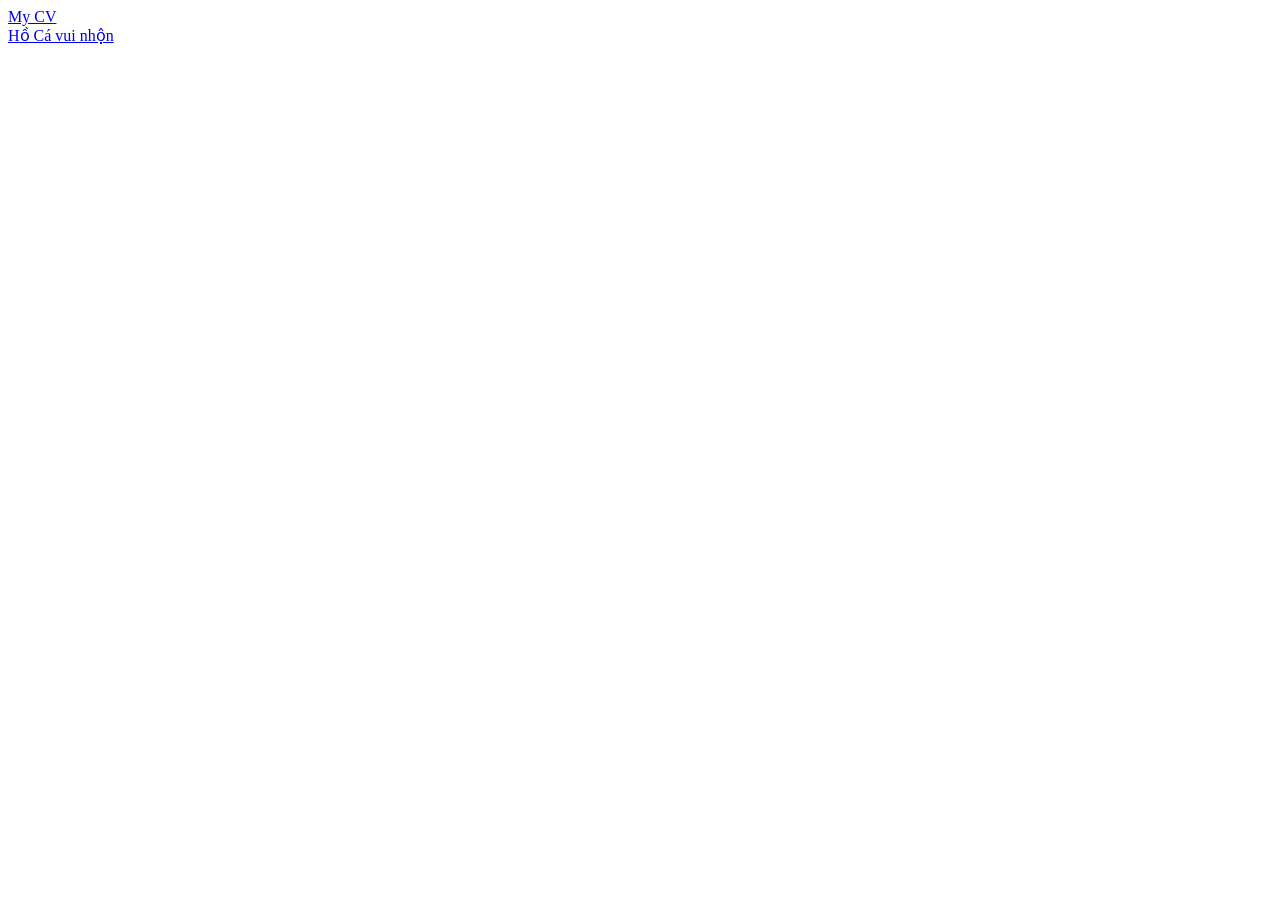
<file: index.html>
<!DOCTYPE html>
<html>
<head>
    <meta charset="UTF-8" />
    <title>Bài Tập</title>
</head>
<body>
    <div>
        <a href="my-cv/index.html">My CV</a>
    </div>

    <div>
        <a href="ho-ca/ho_ca.html">Hồ Cá vui nhộn</a>
    </div>    
</body>
</html>
</file>
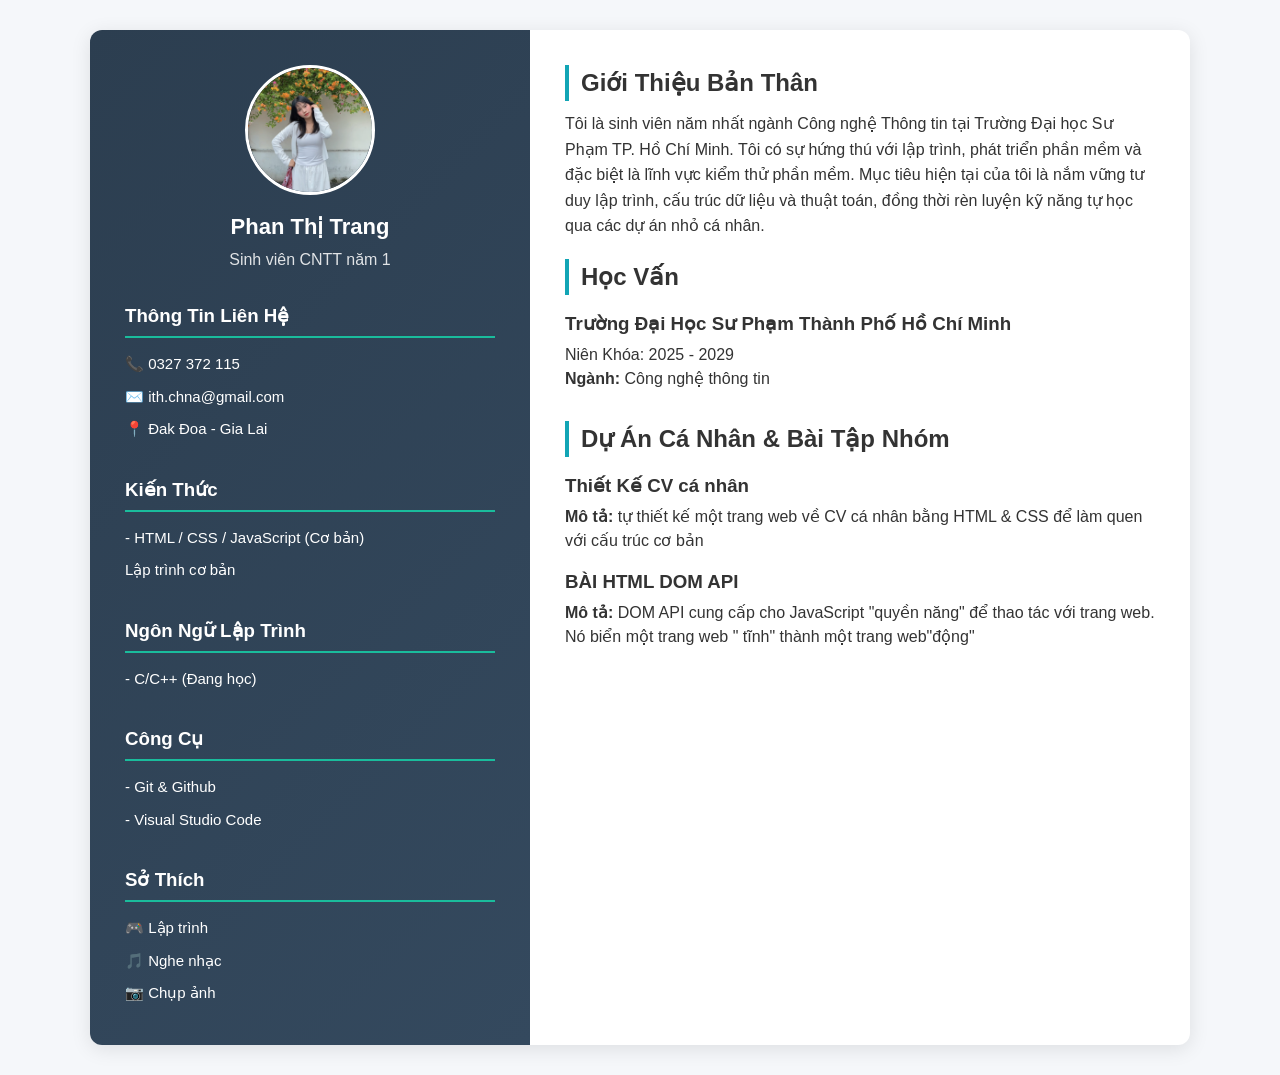
<file: my-cv/index.html>
<!DOCTYPE html>
<html lang="vi">

<head>
    <meta charset="UTF-8">
    <meta name="viewport" content="width=device-width, initial-scale=1.0">
    <title>CV Cá Nhân - Phan Thị Trang</title>
    <link rel="stylesheet" href="style.css">
</head>

<body>
    <div class="container">
        <!-- Cột bên trái -->
        <aside class="sidebar">
            <div class="profile">
                <img src="image.png" alt="Ảnh đại diện">
                <h2>Phan Thị Trang</h2>
                <span>Sinh viên CNTT năm 1</span>
            </div>

            <div class="contact">
                <h3>Thông Tin Liên Hệ</h3>
                <ul>
                    <li>📞 0327 372 115</li>
                    <li>✉️ ith.chna@gmail.com</li>
                    <li>📍 Đak Đoa - Gia Lai</li>
                </ul>
            </div>

            <div class="knownledge">
                <h3>Kiến Thức</h3>
                <ul>
                    <li>- HTML / CSS / JavaScript (Cơ bản)</li>
                    <li>Lập trình cơ bản</li>
                </ul>
            </div>

            <div class="programming">
                <h3>Ngôn Ngữ Lập Trình</h3>
                <ul>
                    <li>- C/C++ (Đang học)</li>
                </ul>
            </div>

            <div class="tools">
                <h3>Công Cụ</h3>
                <ul>
                    <li>- Git & Github</li>
                    <li>- Visual Studio Code</li>
                </ul>
            </div>

            <div class="hobbies">
                <h3>Sở Thích</h3>
                <ul>
                    <li>🎮 Lập trình</li>
                    <li>🎵 Nghe nhạc</li>
                    <li>📷 Chụp ảnh</li>
                </ul>
            </div>
        </aside>

        <!-- Cột bên phải -->
        <main class="main-content">
            <div class="about">
                <h2>Giới Thiệu Bản Thân</h2>
                <p>
                    Tôi là sinh viên năm nhất ngành Công nghệ Thông tin tại Trường Đại học Sư Phạm TP. Hồ Chí Minh.
                    Tôi có sự hứng thú với lập trình, phát triển phần mềm và đặc biệt là lĩnh vực kiểm thử phần mềm.
                    Mục tiêu hiện tại của tôi là nắm vững tư duy lập trình, cấu trúc dữ liệu và thuật toán,
                    đồng thời rèn luyện kỹ năng tự học qua các dự án nhỏ cá nhân.
                </p>
            </div>

            <div class="education">
                <h2>Học Vấn</h2>
                <div class="item">
                    <h3>Trường Đại Học Sư Phạm Thành Phố Hồ Chí Minh</h3>
                    <span>Niên Khóa: 2025 - 2029</span>
                    <p><strong>Ngành:</strong> Công nghệ thông tin</p>
                </div>
            </div>

            <div class="projects">
                <h2>Dự Án Cá Nhân & Bài Tập Nhóm</h2>
                <div class="item">
                    <h3>Thiết Kế CV cá nhân</h3>
                    <p><strong>Mô tả:</strong> tự thiết kế một trang web về CV cá nhân bằng HTML & CSS để làm quen với cấu trúc cơ bản</p>
                </div>
                <div class="item">
                    <h3>BÀI HTML DOM API</h3>
                    <p><strong>Mô tả:</strong> DOM API cung cấp cho JavaScript "quyền năng" để thao tác với trang web. Nó biển một trang web " tĩnh" thành một trang web"động"</p>
                </div>
            </div>
        </main>
    </div>
</body>
</html>
</file>
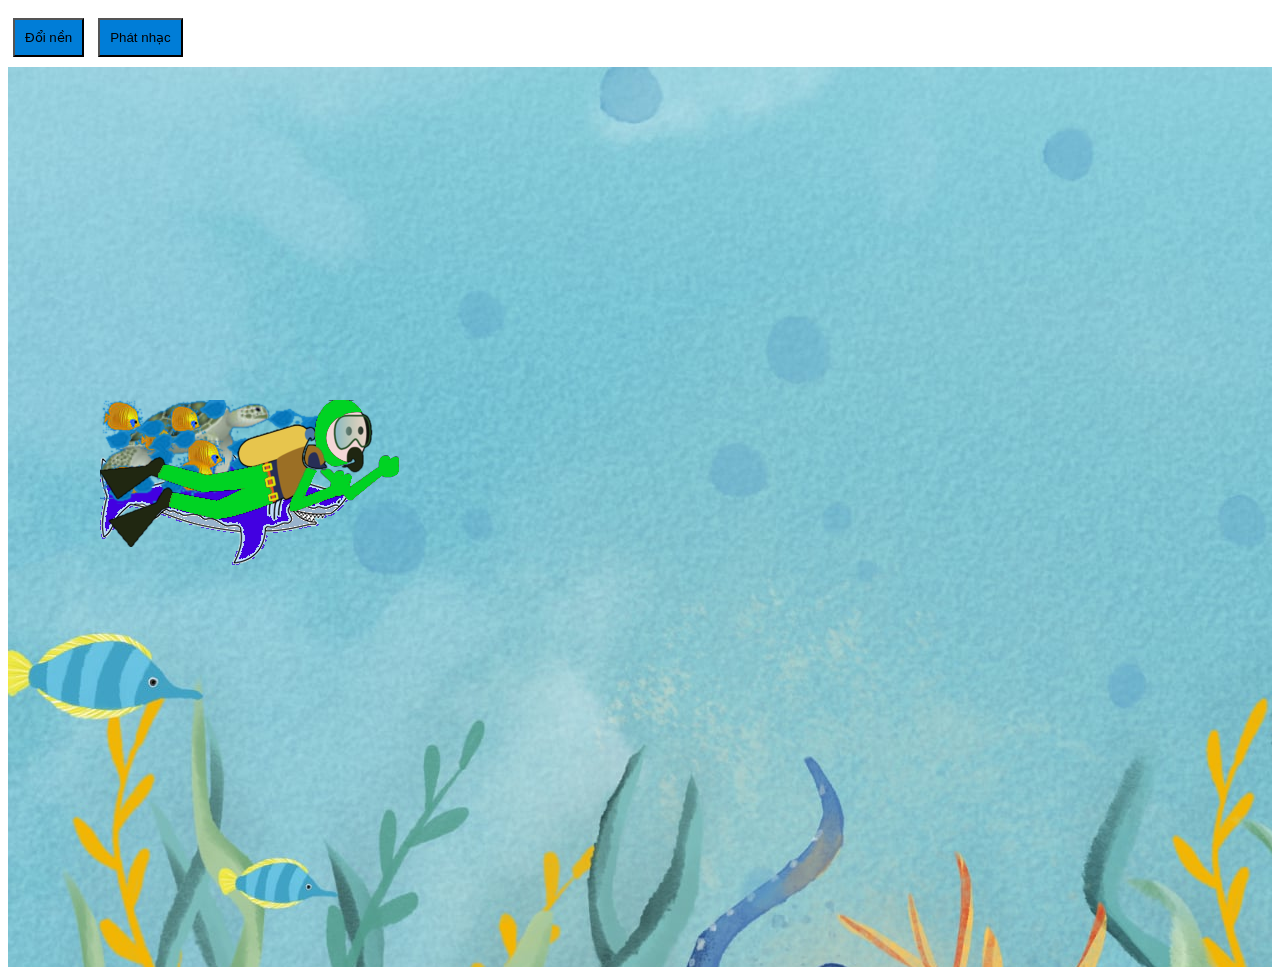
<file: ho-ca/ho_ca.html>
<!DOCTYPE html>
<html lang="vi">
<head>
    <meta charset="UTF-8" />
    <title>Hồ Cá Vui Nhộn</title>
    <link rel="stylesheet" href="mystyle.css" />
</head>
<body>
    <button id="changeBgButton">Đổi nền</button>
    <button id="playAudioButton">Phát nhạc</button>
    <audio id="my-audio" src="music.mp3"></audio>
    <div id="content">
        <div id="shark">
            <img src="images/shark.png" width="auto"; height="auto">
        </div>
        <div id="turtle">
            <img src="images/turtle.png" width="auto"; height="auto">
        </div>
        <div id="goldFishSchool">
            <img src="images/goldFishSchool.png" width="auto"; height="auto">
        </div>
        <div id="faintSchool">
            <img src="images/faintSchool.png" width="auto"; height="auto">
        </div>
        <div id="diver1">
            <img src="images/diver1.png" width="auto"; height="auto">
        </div>
        <div id="diver2">
            <img src="images/diver2.png" width="auto"; height="auto">
        </div>
        <div id="diver3">
            <img src="images/diver3.png" width="auto"; height="auto">
        </div>

    </div>
    <script src="script.js"></script>
</body>
</html>
</file>
<file: my-cv/style.css>
* {
    margin: 0;
    padding: 0;
    box-sizing: border-box;
}


body {
    font-family: 'Roboto', sans-serif;
    background: #f5f7fa;
    color: #333;
    line-height: 1.5;
}


.container {
    display: flex;
    max-width: 1100px;
    margin: 30px auto;
    background: #fff;
    border-radius: 12px;
    overflow: hidden;
    box-shadow: 0 4px 20px rgba(0, 0, 0, 0.1);
}


.sidebar {
    width: 40%;
    background: linear-gradient(135deg, #2c3e50, #34495e);
    padding: 35px;
    color: #fff;
}

.profile img {
    width: 130px;
    height: 130px;
    border-radius: 50%;
    object-fit: cover;
    border: 3px solid #fff;
    display: block;
    margin: 0 auto 15px;
}

.profile h2 {
    text-align: center;
    font-size: 22px;
}

.profile span {
    display: block;
    text-align: center;
    opacity: 0.85;
    margin-top: 5px;
}

.contact,
.knownledge,
.programming,
.tools,
.hobbies {
    margin-top: 30px;
}

.sidebar h3 {
    border-bottom: 2px solid #1abc9c;
    padding-bottom: 6px;
    margin-bottom: 10px;
}

ul {
    list-style: none;
}

li {
    padding: 5px 0;
    font-size: 15px;
}


.main-content {
    width: 60%;
    padding: 35px;
}

.main-content h2 {
    border-left: 4px solid #12a5b5;
    padding-left: 12px;
    margin-bottom: 10px;
}

.item {
    margin-top: 15px;
}

.item h3 {
    margin-bottom: 5px;
}

.about p {
    line-height: 1.6;
}

.projects ,
.education {
    margin-top: 20px;
    line-height: 1.5;
    margin-bottom: 30px;
}
</file>
<file: ho-ca/mystyle.css>
#content {
    min-width: 100vh;
    min-height: 100vh;
    background-image: url('images/bg2.jpeg')
}

button {
    padding: 10px;
    background-color: rgb(0, 125, 215);
    margin: 10px 5px;
}

#shark {
    left: 100px;
    top: 400px;
    position: absolute;
    animation-name: Shark;
    animation-duration: 14s;
    animation-timing-function: linear;
    animation-iteration-count: infinite;
    animation-play-state: running;
}

#turtle {
    left: 100px;
    top: 400px;
    position: absolute;
    animation-name: Turtle;
    animation-duration: 30s;
    animation-timing-function: linear;
    animation-iteration-count: infinite;
    animation-play-state: running;
}

#faintSchool {
    left: 100px;
    top: 400px;
    position: absolute;
    animation-name: FaintSchool;
    animation-duration: 15s;
    animation-timing-function: linear;
    animation-iteration-count: infinite;
    animation-play-state: running;
}

#goldFishSchool {
    left: 100px;
    top: 400px;
    position: absolute;
    animation-name: GoldFishSchool;
    animation-duration: 20s;
    animation-timing-function: linear;
    animation-iteration-count: infinite;
    animation-play-state: running;
}

#diver1 {
    left: 100px;
    top: 400px;
    position: absolute;
    animation-name: Diver1;
    animation-duration: 10s;
    animation-timing-function: linear;
    animation-iteration-count: infinite;
    animation-play-state: running;
}

#diver2 {
    left: 100px;
    top: 400px;
    position: absolute;
    animation-name: Diver2;
    animation-duration: 15s;
    animation-timing-function: linear;
    animation-iteration-count: infinite;
    animation-play-state: running;
}

#diver3 {
    left: 100px;
    top: 400px;
    position: absolute;
    animation-name: Diver3;
    animation-duration: 20s;
    animation-timing-function: linear;
    animation-iteration-count: infinite;
    animation-play-state: running;
}

@keyframes Shark {
    0% {left: 100px;top: 400px;}
    20% {left: 800px;top: 400px;}
    40% {left: 1300px;top: 300px;}
    50% {left: 1300px;top: 200px;}
    60% {left: 1000px;top: 200px;}
    80% {left: 500px;top: 200px;}
    100% {left: 100px;top: 400px;transform: scaleX(-1);}
}

@keyframes Turtle {
    0% {left: 100px;top: 600px;}
    20% {left: 800px;top: 600px;}
    40% {left: 1300px;top: 600px;}
    50% {left: 1300px;top: 600px;}
    60% {left: 800px;top: 600px;}
    80% {left: 500px;top: 600px;}
    100% {left: 100px;top: 600px;transform: scaleX(-1);}
}

@keyframes FaintSchool {
    0% {left: 100px;top: 400px;}
    20% {left: 300px;top: 400px;}
    40% {left: 500px;top: 300px;}
    50% {left: 600px;top: 50px;}
    60% {left: 600px;top: 100px;}
    80% {left: 500px;top: 200px;}
    100% {left: 100px;top: 400px;transform: scaleX(-1);}
}

@keyframes GoldFishSchool {
    0% {left: 100px;top: 200px;}
    20% {left: 800px;top: 300px;}
    40% {left: 1200px;top: 400px;}
    50% {left: 1200px;top: 500px;}
    60% {left: 800px;top: 400px;}
    80% {left: 500px;top: 300px;}
    100% {left: 100px;top: 200px;transform: scaleX(-1);}
}

@keyframes Diver1 {
    0% {left: 200px;top: 100px;}
    20% {left: 200px;top: 200px;}
    40% {left: 200px;top: 300px;}
    50% {left: 200px;top: 400px;}
    60% {left: 200px;top: 300px;}
    80% {left: 200px;top: 200px;}
    100% {left: 200px;top: 100px;transform: scaleX(-1);}
}


@keyframes Diver2 {
    0% {left: 600px;top: 100px;}
    20% {left: 600px;top: 200px;}
    40% {left: 600px;top: 300px;}
    50% {left: 600px;top: 400px;}
    60% {left: 600px;top: 300px;}
    80% {left: 600px;top: 200px;}
    100% {left: 600px;top: 100px;transform: scaleX(-1);}
}

@keyframes Diver3 {
    0% {left: 1200px;top: 100px;}
    20% {left: 1200px;top: 200px;}
    40% {left: 1200px;top: 300px;}
    50% {left: 1200px;top: 400px;}
    60% {left: 1200px;top: 300px;}
    80% {left: 1200px;top: 200px;}
    100% {left: 1200px;top: 100px;transform: scaleX(-1);}
}
</file>
